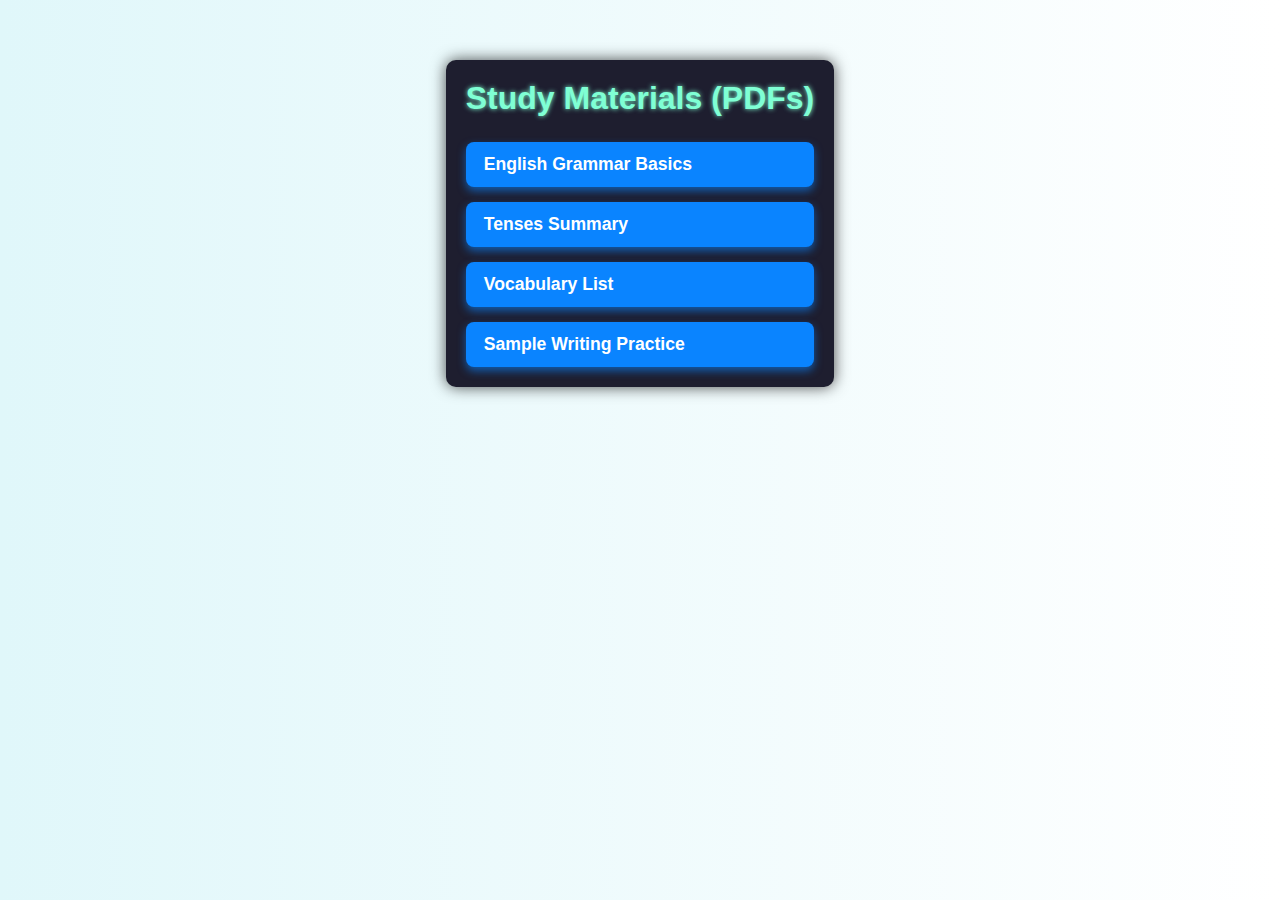
<file: materials.html>
<!DOCTYPE html>
<html lang="en">
<head>
  <meta charset="UTF-8" />
  <title>ZIHAD English Study - Materials</title>
  <meta name="viewport" content="width=device-width, initial-scale=1" />
  <link rel="stylesheet" href="style.css" />
</head>
<body>
  <div class="container">
    <h1>Study Materials (PDFs)</h1>
    <div id="pdfList" class="pdf-list">
      <!-- PDF links will be here -->
    </div>
  </div>

  <script>
    // Add your PDF files here
    const pdfs = [
      { title: "English Grammar Basics", url: "materials/grammar-basics.pdf" },
      { title: "Tenses Summary", url: "materials/tenses-summary.pdf" },
      { title: "Vocabulary List", url: "materials/vocabulary-list.pdf" },
      { title: "Sample Writing Practice", url: "materials/writing-practice.pdf" }
      // Add more here as needed
    ];

    const pdfList = document.getElementById("pdfList");

    pdfs.forEach(pdf => {
      const link = document.createElement("a");
      link.href = pdf.url;
      link.target = "_blank";
      link.className = "pdf-link";
      link.textContent = pdf.title;
      pdfList.appendChild(link);
    });
  </script>
</body>
</html>
</file>
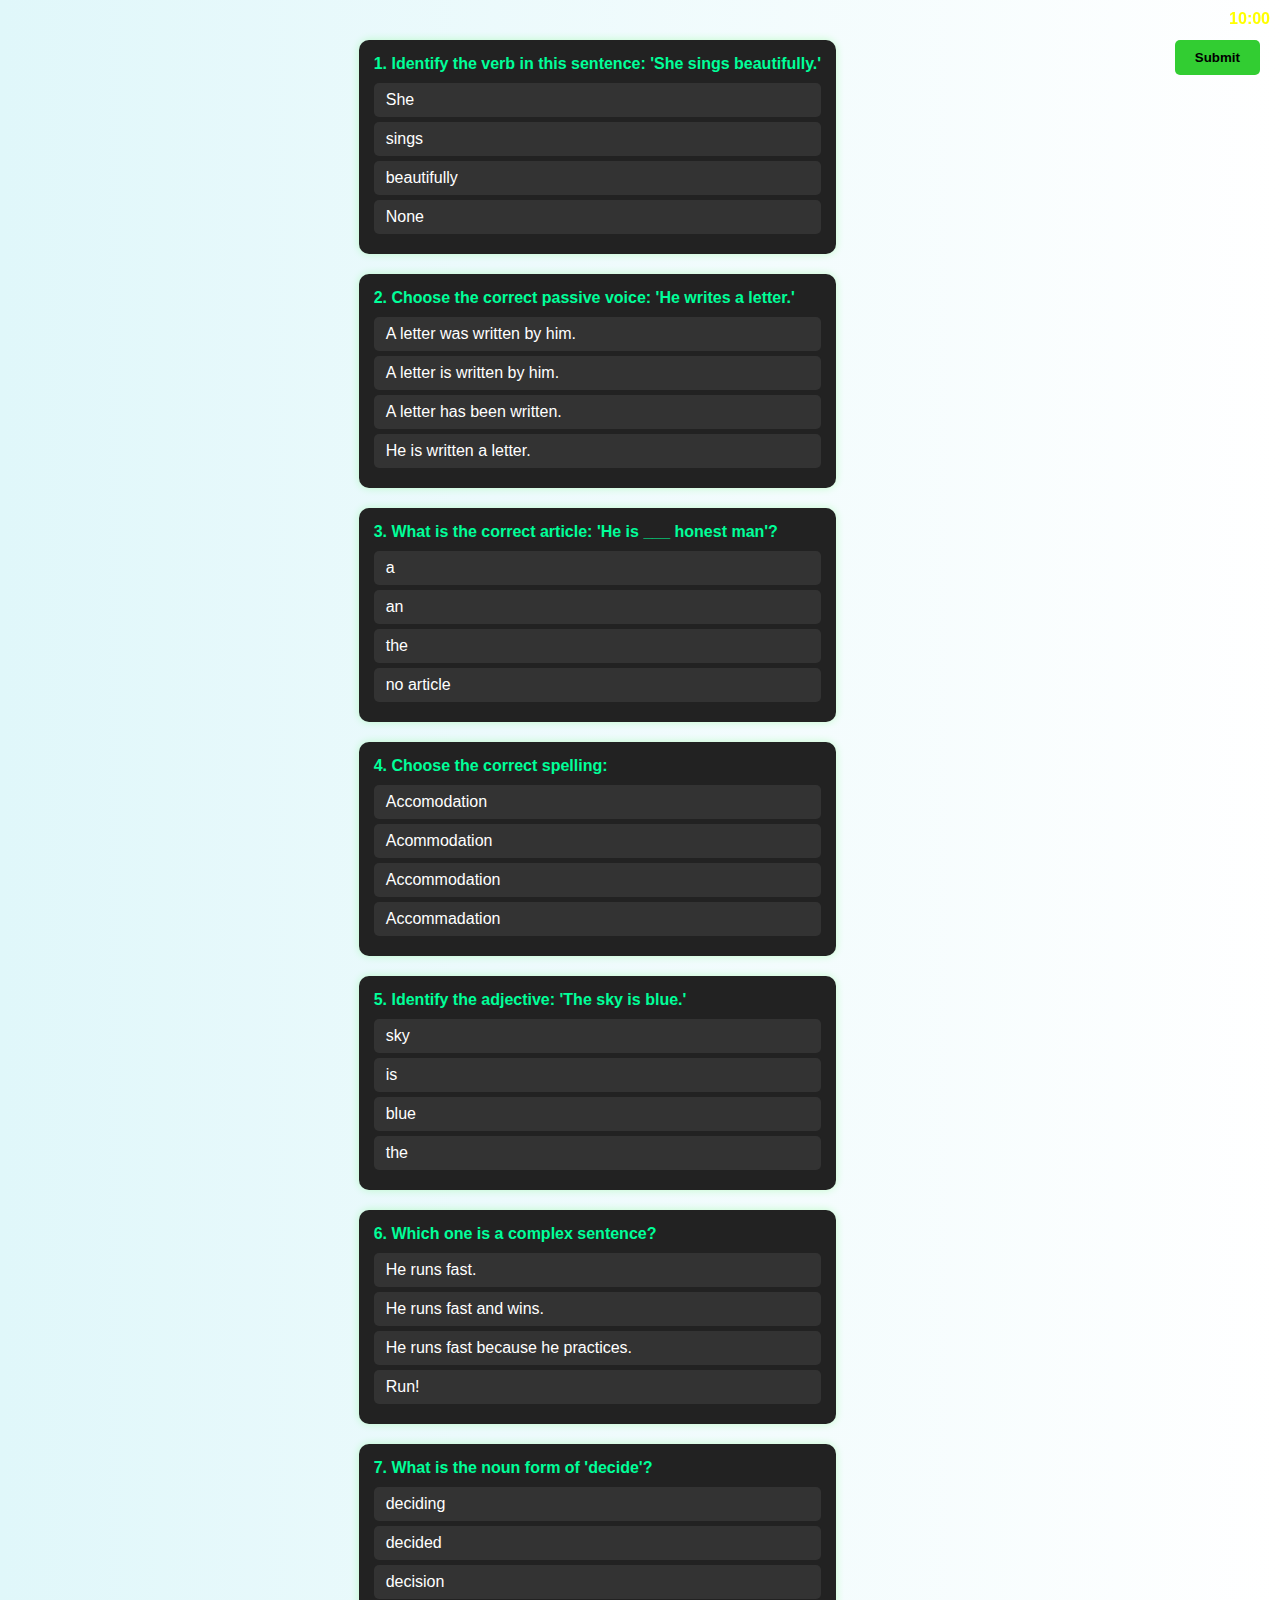
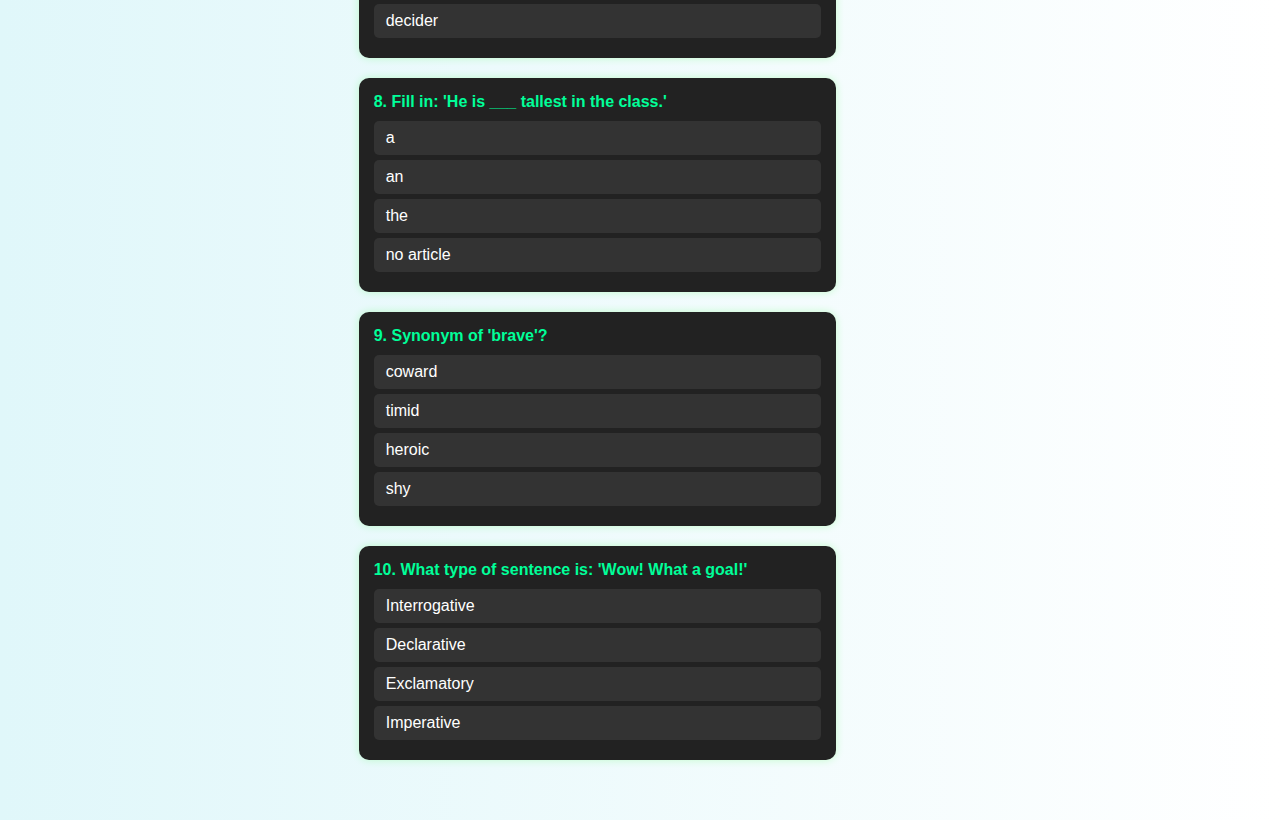
<file: mcq.html>
<!DOCTYPE html>
<html lang="en">
<head>
  <meta charset="UTF-8" />
  <title>MCQ Test – ZIHAD English App</title>
  <meta name="viewport" content="width=device-width, initial-scale=1.0" />
  <link rel="stylesheet" href="style.css" />
  <style>
    .mcq-container {
      max-width: 900px;
      margin: auto;
      padding: 20px;
    }
    .question {
      margin-bottom: 20px;
      background: #222;
      padding: 15px;
      border-radius: 10px;
      box-shadow: 0 0 8px rgba(0, 255, 0, 0.2);
    }
    .question h4 {
      margin: 0 0 10px;
      color: #00ff99;
    }
    .option {
      display: block;
      margin: 5px 0;
      padding: 8px 12px;
      border-radius: 5px;
      background: #333;
      color: white;
      cursor: pointer;
      transition: 0.2s;
    }
    .option:hover {
      background: #555;
    }
    .option.selected {
      background: #00aa88;
    }
    .option.correct {
      background: green;
    }
    .option.wrong {
      background: crimson;
    }
    .timer {
      position: fixed;
      top: 10px;
      right: 10px;
      font-weight: bold;
      font-size: 20px;
      color: yellow;
    }
    .submit-btn {
      margin-top: 20px;
      padding: 10px 20px;
      font-weight: bold;
      background-color: limegreen;
      border: none;
      border-radius: 5px;
      cursor: pointer;
    }
  </style>
</head>
<body>
  <div class="timer" id="timer">10:00</div>
  <div class="mcq-container" id="mcqBox"></div>
  <div style="text-align:center">
    <button class="submit-btn" onclick="submitTest()">Submit</button>
  </div>

  <script>
  const BIN_ID = "687aa3d9d356070b196d6065";
  const API_KEY = "$2a$10$JMANv6SS1UOj/OLfYujzS.XMgw9EJX0Ejv7ZJ0fn4DVKhA7YHh1oK"; // 👈 Replace this with your real key

  const questions = [
      {
        q: "1. Identify the verb in this sentence: 'She sings beautifully.'",
        options: ["She", "sings", "beautifully", "None"],
        answer: 1
      },
      {
        q: "2. Choose the correct passive voice: 'He writes a letter.'",
        options: [
          "A letter was written by him.",
          "A letter is written by him.",
          "A letter has been written.",
          "He is written a letter."
        ],
        answer: 1
      },
      {
        q: "3. What is the correct article: 'He is ___ honest man'?",
        options: ["a", "an", "the", "no article"],
        answer: 1
      },
      {
        q: "4. Choose the correct spelling:",
        options: ["Accomodation", "Acommodation", "Accommodation", "Accommadation"],
        answer: 2
      },
      {
        q: "5. Identify the adjective: 'The sky is blue.'",
        options: ["sky", "is", "blue", "the"],
        answer: 2
      },
      {
        q: "6. Which one is a complex sentence?",
        options: [
          "He runs fast.",
          "He runs fast and wins.",
          "He runs fast because he practices.",
          "Run!"
        ],
        answer: 2
      },
      {
        q: "7. What is the noun form of 'decide'?",
        options: ["deciding", "decided", "decision", "decider"],
        answer: 2
      },
      {
        q: "8. Fill in: 'He is ___ tallest in the class.'",
        options: ["a", "an", "the", "no article"],
        answer: 2
      },
      {
        q: "9. Synonym of 'brave'?",
        options: ["coward", "timid", "heroic", "shy"],
        answer: 2
      },
      {
        q: "10. What type of sentence is: 'Wow! What a goal!'",
        options: ["Interrogative", "Declarative", "Exclamatory", "Imperative"],
        answer: 2
      },
      // You can add more questions up to 30 here following same structure
    ];


  let userAnswers = [];
  let timeLeft = 600;
  let timerInterval;

  function renderQuestions() {
    const box = document.getElementById("mcqBox");
    box.innerHTML = "";
    questions.forEach((q, index) => {
      const qDiv = document.createElement("div");
      qDiv.className = "question";
      qDiv.innerHTML = `<h4>${q.q}</h4>`;
      q.options.forEach((opt, i) => {
        const optBtn = document.createElement("div");
        optBtn.className = "option";
        optBtn.textContent = opt;
        optBtn.onclick = () => selectOption(index, i, optBtn);
        qDiv.appendChild(optBtn);
      });
      box.appendChild(qDiv);
    });
  }

  function selectOption(qIndex, optIndex, el) {
    const opts = document.querySelectorAll(`.question:nth-child(${qIndex + 1}) .option`);
    opts.forEach(opt => opt.classList.remove("selected"));
    el.classList.add("selected");
    userAnswers[qIndex] = optIndex;
  }

  function submitTest() {
    clearInterval(timerInterval);
    let score = 0;
    questions.forEach((q, i) => {
      const options = document.querySelectorAll(`.question:nth-child(${i + 1}) .option`);
      options[q.answer].classList.add("correct");
      if (userAnswers[i] !== undefined) {
        if (userAnswers[i] === q.answer) {
          score++;
        } else {
          options[userAnswers[i]].classList.add("wrong");
        }
      }
    });

    const name = localStorage.getItem("username") || "Unknown";

    fetch(`https://api.jsonbin.io/v3/b/${BIN_ID}/latest`, {
      headers: { "X-Master-Key": API_KEY }
    })
      .then(res => res.json())
      .then(data => {
        let leaderboard = data.record || [];
        leaderboard = leaderboard.filter(e => e.name !== name);
        leaderboard.push({ name, score });

        fetch(`https://api.jsonbin.io/v3/b/${BIN_ID}`, {
          method: "PUT",
          headers: {
            "Content-Type": "application/json",
            "X-Master-Key": API_KEY
          },
          body: JSON.stringify(leaderboard)
        }).then(() => {
          alert(`✅ You scored ${score} out of ${questions.length}`);
        });
      });
  }

  function startTimer() {
    const timer = document.getElementById("timer");
    timerInterval = setInterval(() => {
      if (timeLeft <= 0) {
        clearInterval(timerInterval);
        submitTest();
        return;
      }
      let min = Math.floor(timeLeft / 60);
      let sec = timeLeft % 60;
      timer.textContent = `${min}:${sec.toString().padStart(2, "0")}`;
      timeLeft--;
    }, 1000);
  }

  renderQuestions();
  startTimer();
</script>
</file>
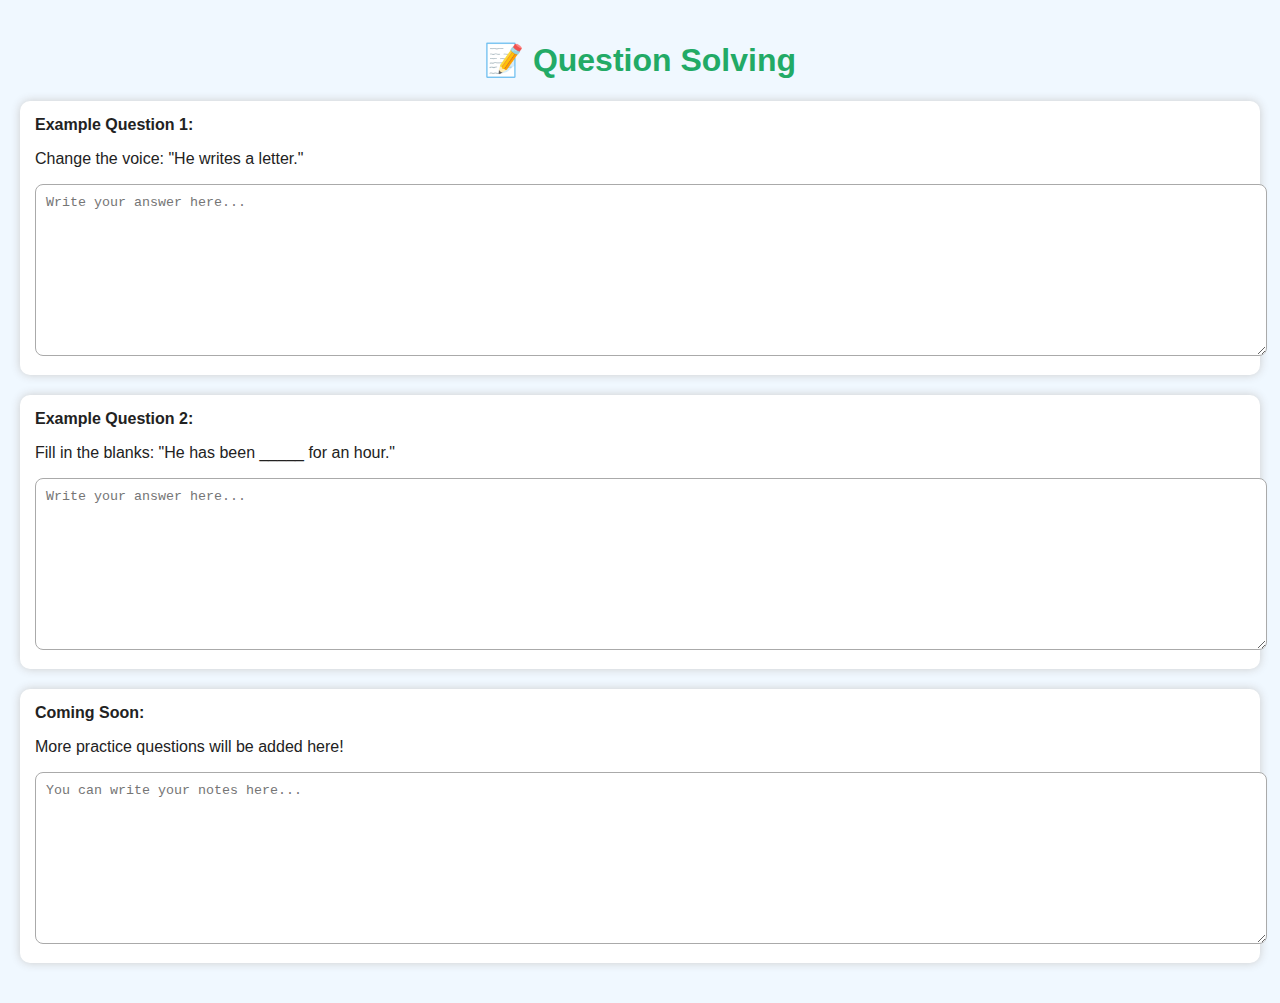
<file: solving.html>
<!DOCTYPE html>
<html lang="en">
<head>
  <meta charset="UTF-8">
  <title>Question Solving - ZIHAD App</title>
  <style>
    body {
      font-family: Arial, sans-serif;
      margin: 0; padding: 20px;
      background: #f0f8ff;
      color: #222;
    }
    h1 {
      color: #2a6;
      text-align: center;
    }
    .question-box {
      background: white;
      padding: 15px;
      border-radius: 10px;
      box-shadow: 0 0 10px #ccc;
      margin-bottom: 20px;
    }
    textarea {
      width: 100%;
      height: 150px;
      padding: 10px;
      border-radius: 8px;
      border: 1px solid #aaa;
      font-family: monospace;
    }
  </style>
</head>
<body>
  <h1>📝 Question Solving</h1>

  <div class="question-box">
    <strong>Example Question 1:</strong>
    <p>Change the voice: "He writes a letter."</p>
    <textarea placeholder="Write your answer here..."></textarea>
  </div>

  <div class="question-box">
    <strong>Example Question 2:</strong>
    <p>Fill in the blanks: "He has been _____ for an hour."</p>
    <textarea placeholder="Write your answer here..."></textarea>
  </div>

  <div class="question-box">
    <strong>Coming Soon:</strong>
    <p>More practice questions will be added here!</p>
    <textarea placeholder="You can write your notes here..."></textarea>
  </div>
</body>
</html>
</file>
<file: style.css>
/* Reset & base styles */
* {
  box-sizing: border-box;
  margin: 0;
  padding: 0;
}

body {
  font-family: 'Segoe UI', sans-serif;
  background: linear-gradient(to right, #e0f7fa, #ffffff);
  color: #333;
  min-height: 100vh;
  display: flex;
  justify-content: center;
  align-items: start;
  padding: 20px;
}

/* Login Box */
.login-container {
  background: white;
  padding: 30px 25px;
  border-radius: 10px;
  box-shadow: 0 5px 20px rgba(0,0,0,0.1);
  max-width: 400px;
  width: 100%;
  animation: fadeIn 0.8s ease;
}

.login-container h2 {
  text-align: center;
  margin-bottom: 20px;
}

.login-container input {
  width: 100%;
  padding: 12px;
  margin-bottom: 15px;
  border: 1px solid #ccc;
  border-radius: 6px;
  font-size: 16px;
}

.login-container button {
  width: 100%;
  background-color: #0099cc;
  color: white;
  padding: 12px;
  font-size: 16px;
  border: none;
  border-radius: 6px;
  cursor: pointer;
  transition: background 0.3s ease;
}

.login-container button:hover {
  background-color: #0077aa;
}

/* Dashboard */
.dashboard {
  max-width: 900px;
  width: 100%;
  animation: slideIn 0.6s ease;
}

.dashboard h2 {
  text-align: center;
  margin-bottom: 15px;
}

.dashboard .card {
  background: #ffffff;
  border: 1px solid #ddd;
  border-radius: 10px;
  margin: 10px 0;
  padding: 15px;
  font-size: 18px;
  display: block;
  text-decoration: none;
  color: #333;
  transition: all 0.3s ease;
  box-shadow: 0 3px 8px rgba(0,0,0,0.05);
}

.dashboard .card:hover {
  transform: scale(1.02);
  background: #f0faff;
  border-color: #0099cc;
}

.dashboard-button {
  display: block;
  color: #333;
  text-decoration: none;
}

/* Leaderboard */
.leaderboard {
  margin-top: 30px;
  padding: 15px;
  background: #f7fbff;
  border: 1px solid #b3e5fc;
  border-radius: 10px;
}

.leaderboard h3 {
  margin-bottom: 10px;
  color: #0077aa;
}

.leaderboard ul {
  list-style: none;
  padding-left: 0;
}

.leaderboard li {
  padding: 8px;
  background: white;
  border-radius: 5px;
  margin-bottom: 6px;
  box-shadow: 0 1px 4px rgba(0,0,0,0.05);
}

/* Animations */
@keyframes fadeIn {
  from {opacity: 0; transform: scale(0.95);}
  to {opacity: 1; transform: scale(1);}
}

@keyframes slideIn {
  from {opacity: 0; transform: translateY(20px);}
  to {opacity: 1; transform: translateY(0);}
}

/* Hide elements */
.hidden {
  display: none;
}

/* Responsive */
@media (max-width: 600px) {
  body {
    padding: 10px;
  }
  .login-container, .dashboard {
    padding: 20px 15px;
  }
}
.container {
  max-width: 800px;
  margin: auto;
  padding: 20px;
  background: #fff;
  color: #000;
  border-radius: 8px;
  box-shadow: 0 0 10px #ccc;
}

.question-block {
  margin-bottom: 15px;
  padding: 10px;
  border-bottom: 1px solid #ddd;
}

#submitBtn {
  background: #4caf50;
  color: white;
  border: none;
  padding: 10px 20px;
  font-weight: bold;
  cursor: pointer;
  margin-top: 10px;
  border-radius: 5px;
}

#submitBtn:disabled {
  background: #999;
}

#result {
  margin-top: 20px;
  font-size: 18px;
  font-weight: bold;
  color: green;
}

.back-link {
  display: inline-block;
  margin-top: 20px;
  color: #333;
  text-decoration: none;
  font-weight: bold;
}

#timer {
  font-weight: bold;
  font-size: 16px;
  margin-bottom: 10px;
}
.container {
  max-width: 800px;
  margin: auto;
  padding: 20px;
  background: #fff;
  color: #000;
  border-radius: 8px;
  box-shadow: 0 0 10px #ccc;
}

.question-block {
  margin-bottom: 15px;
  padding: 10px;
  border-bottom: 1px solid #ddd;
}

#submitBtn {
  background: #4caf50;
  color: white;
  border: none;
  padding: 10px 20px;
  font-weight: bold;
  cursor: pointer;
  margin-top: 10px;
  border-radius: 5px;
}

#submitBtn:disabled {
  background: #999;
}

#result {
  margin-top: 20px;
  font-size: 18px;
  font-weight: bold;
  color: green;
}

.back-link {
  display: inline-block;
  margin-top: 20px;
  color: #333;
  text-decoration: none;
  font-weight: bold;
}

#timer {
  font-weight: bold;
  font-size: 16px;
  margin-bottom: 10px;
}
.container {
  max-width: 800px;
  margin: 40px auto;
  padding: 20px;
  background: #1e1e2f;
  color: #eee;
  border-radius: 10px;
  box-shadow: 0 0 15px rgba(0,0,0,0.7);
  font-family: 'Segoe UI', Tahoma, Geneva, Verdana, sans-serif;
}

h1 {
  text-align: center;
  margin-bottom: 25px;
  color: #7fffd4;
  text-shadow: 0 0 5px #7fffd4;
}

.pdf-list {
  display: flex;
  flex-direction: column;
  gap: 15px;
}

.pdf-link {
  background: #0a84ff;
  color: white;
  text-decoration: none;
  padding: 12px 18px;
  border-radius: 8px;
  font-weight: 600;
  font-size: 1.1rem;
  box-shadow: 0 4px 8px rgba(10,132,255,0.6);
  transition: background-color 0.3s ease;
}

.pdf-link:hover {
  background: #005bb5;
  box-shadow: 0 6px 12px rgba(0,91,181,0.8);
}
</file>
